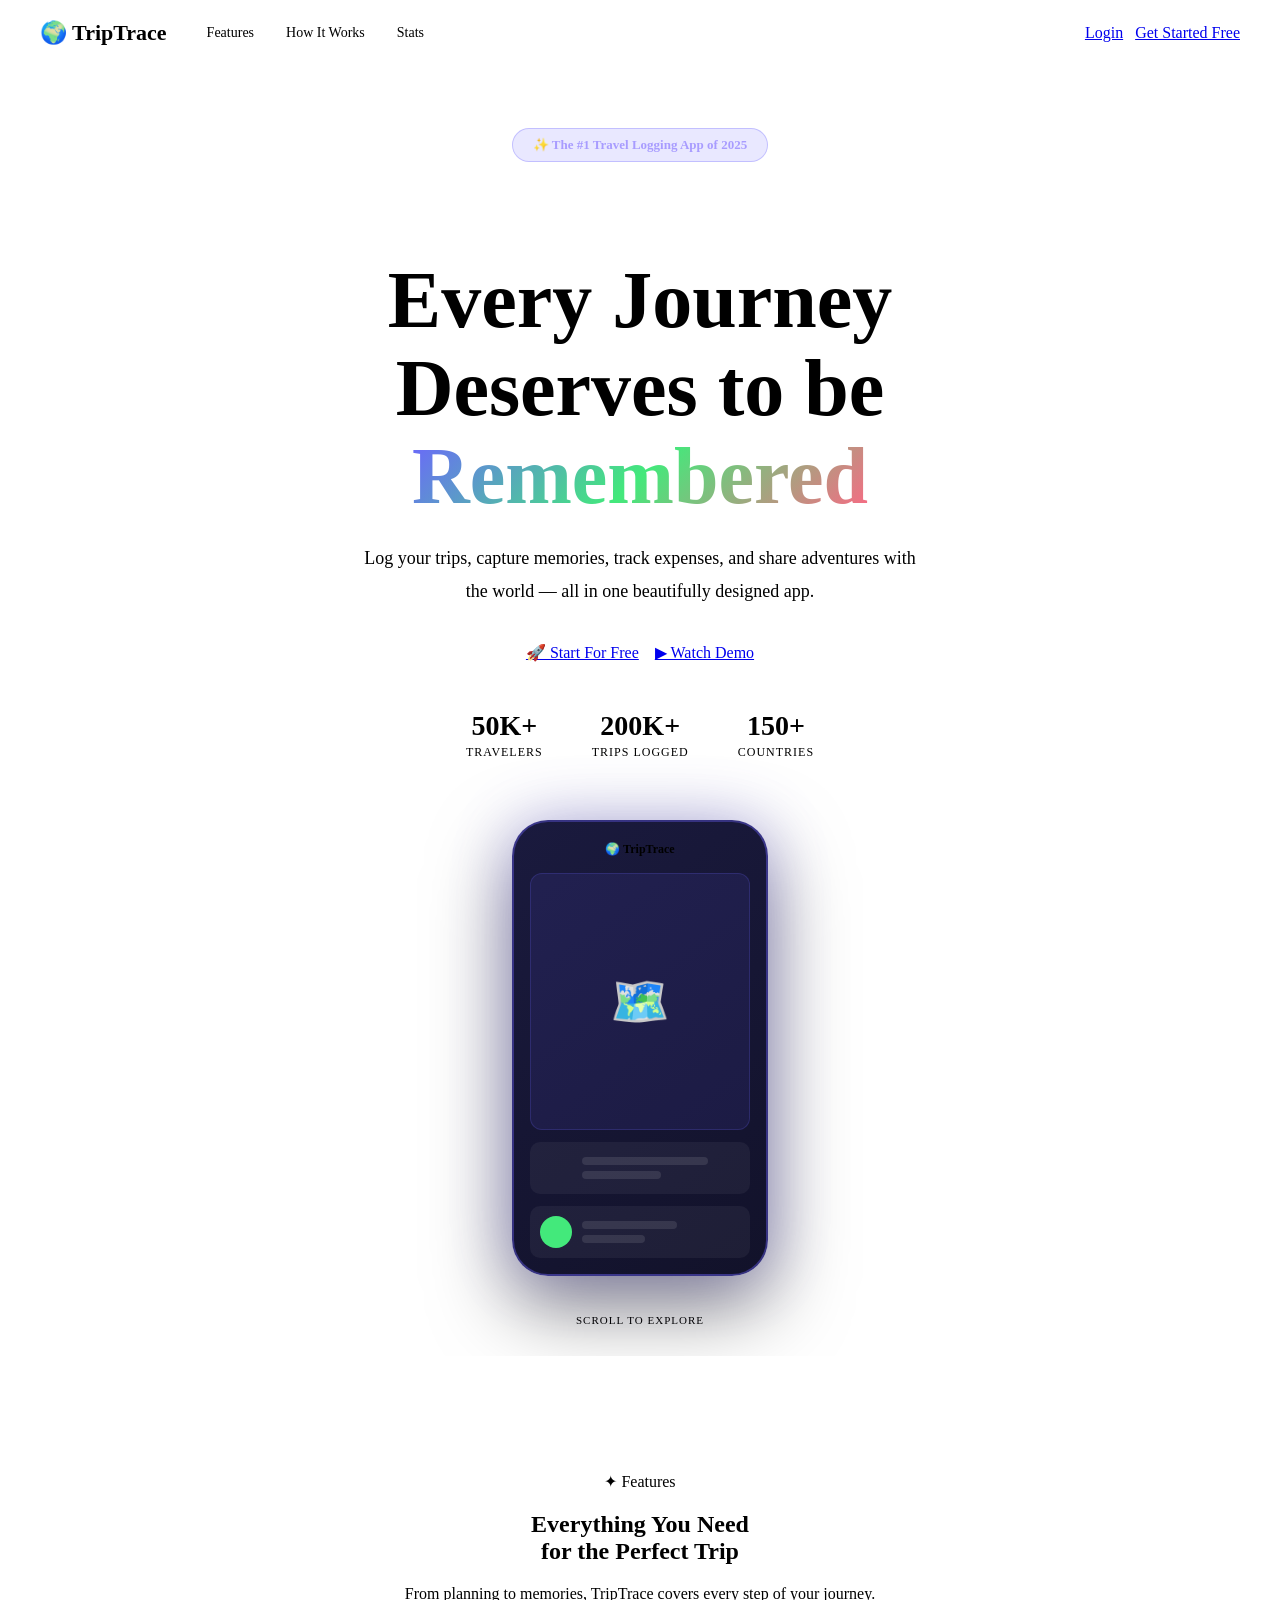
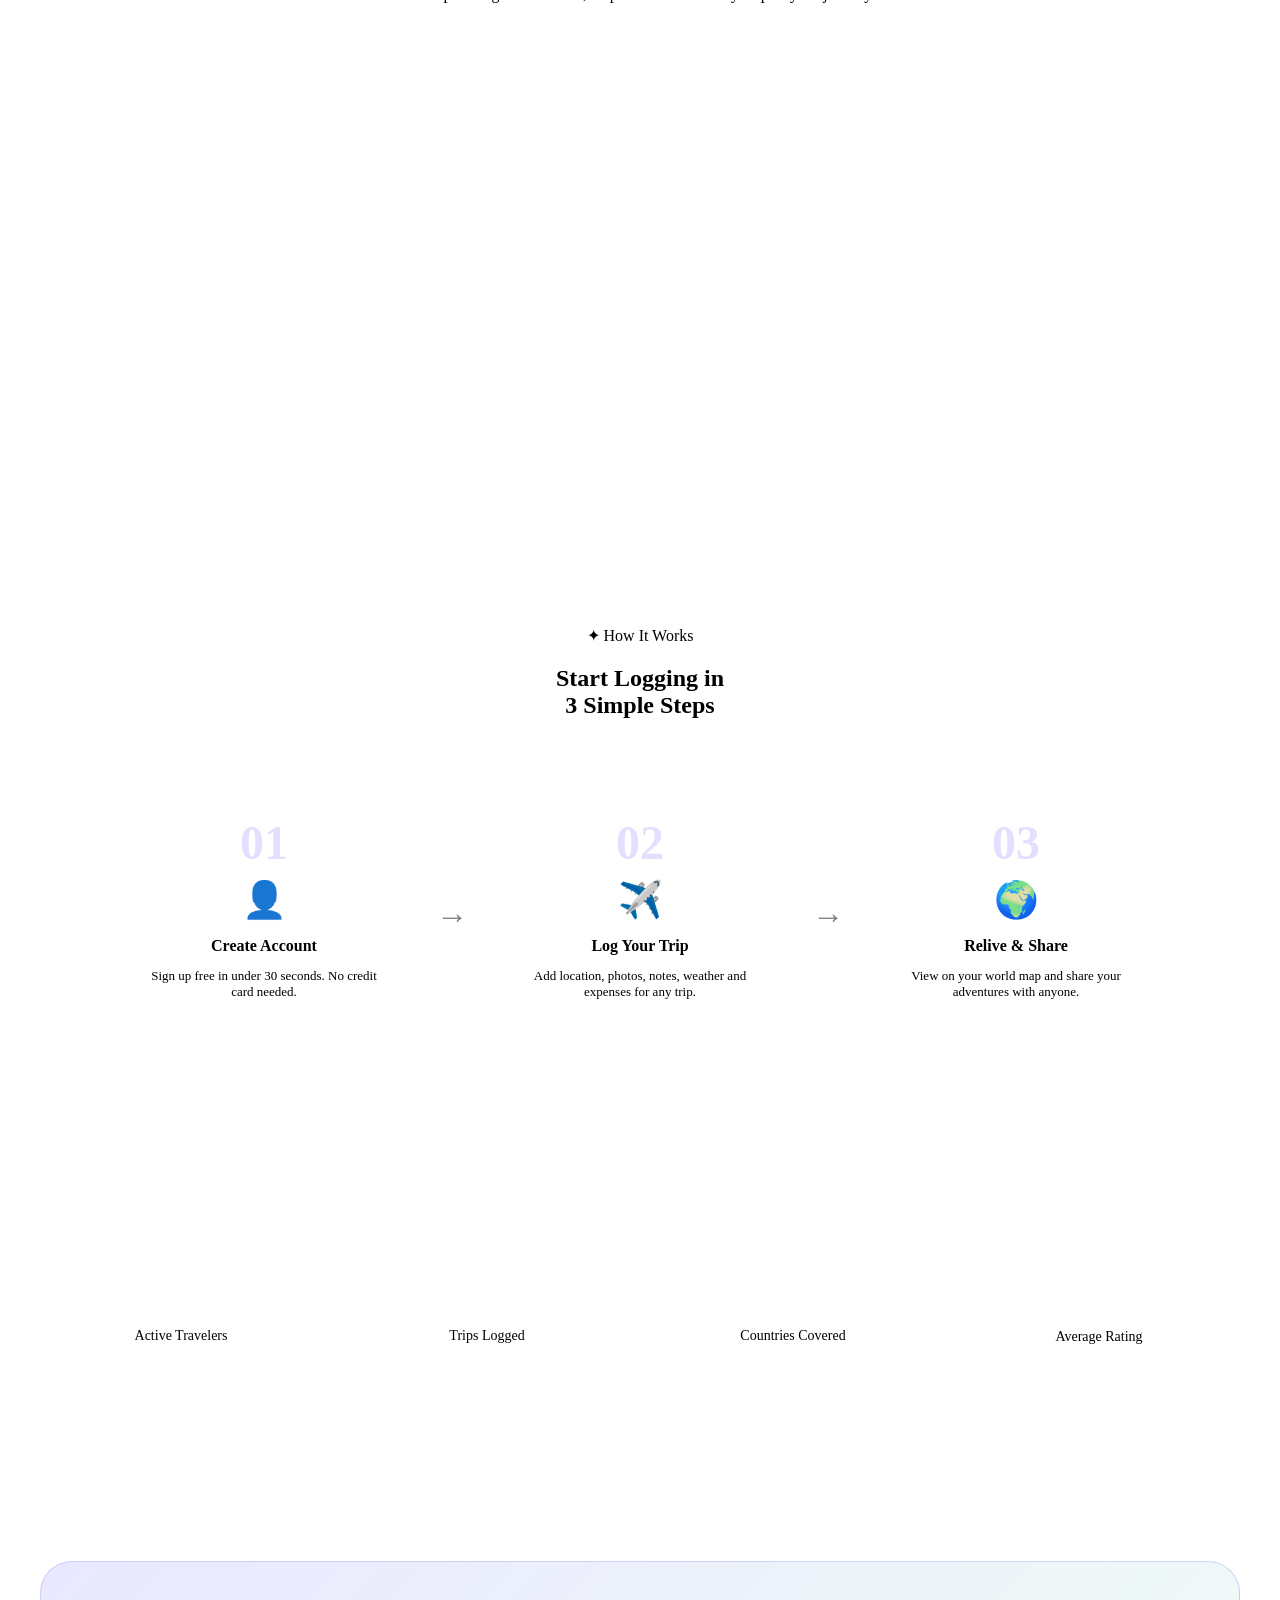
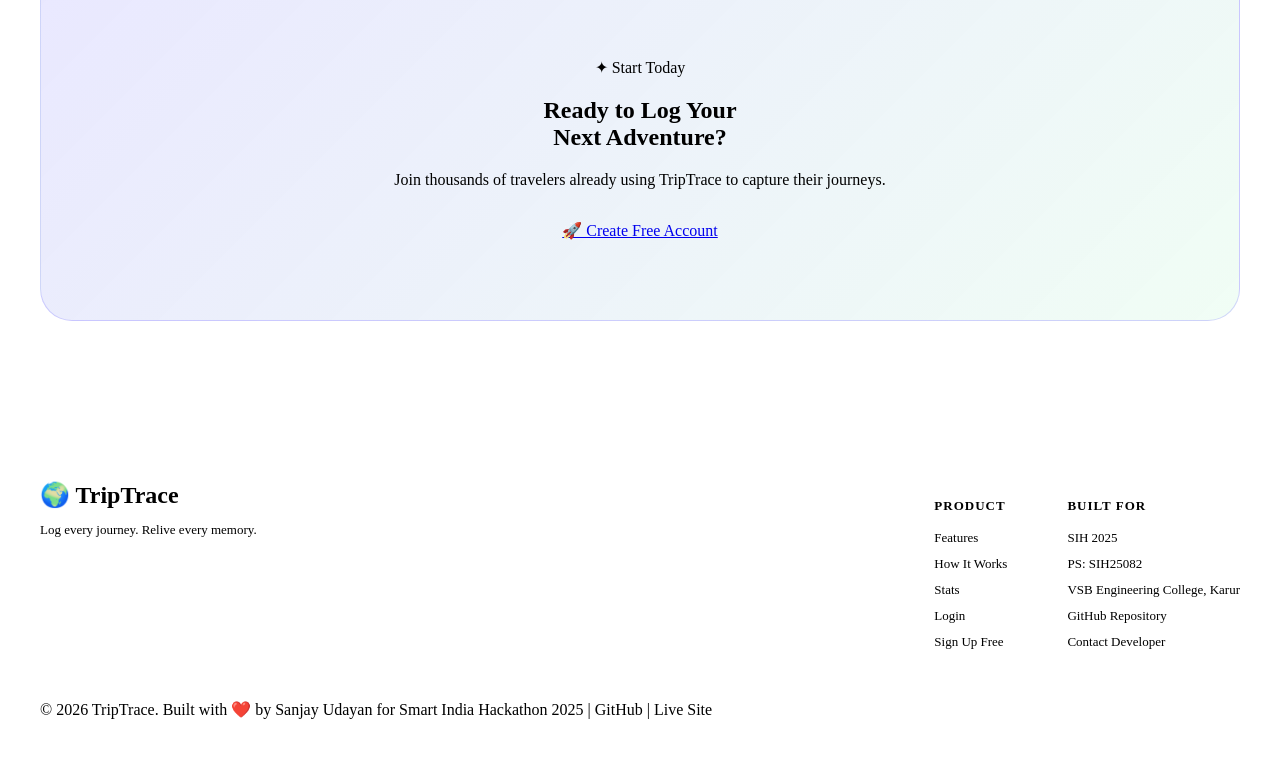
<file: index.html>
<!DOCTYPE html>
<html lang="en">
<head>
  <meta charset="UTF-8"/>
  <meta name="viewport" content="width=device-width, initial-scale=1.0"/>
  <title>TripTrace — Log Every Journey</title>
  <meta name="description" content="TripTrace — Log your trips, capture memories, track expenses and share adventures with the world"/>
<meta name="keywords" content="travel app, trip logger, travel diary, trip tracker India, travel memories"/>
<meta name="author" content="Sanjay Udayan"/>
<meta name="robots" content="index, follow"/>
<meta property="og:title" content="TripTrace — Log Every Journey"/>
<meta property="og:description" content="Log your trips, capture memories and share adventures"/>
<meta property="og:type" content="website"/>
<meta property="og:url" content="https://triptrace-sanjay.netlify.app"
  <link rel="stylesheet" href="css/style.css"/>
  <link rel="stylesheet" href="css/landing.css"/>
</head>
<body>

  <!-- NAVBAR -->
  <nav class="navbar" id="navbar">
    <div class="nav-container">
      <div class="nav-logo">🌍 Trip<span>Trace</span></div>
      <div class="nav-links">
        <a href="#features">Features</a>
        <a href="#how-it-works">How It Works</a>
        <a href="#stats">Stats</a>
      </div>
      <div class="nav-cta">
        <a href="login.html" class="btn btn-outline btn-sm">Login</a>
        <a href="login.html?mode=signup" class="btn btn-primary btn-sm">Get Started Free</a>
      </div>
      <button class="menu-toggle" onclick="toggleMenu()">☰</button>
    </div>
    <!-- Mobile Menu -->
    <div class="mobile-menu" id="mobile-menu">
      <a href="#features">Features</a>
      <a href="#how-it-works">How It Works</a>
      <a href="login.html">Login</a>
      <a href="login.html?mode=signup" class="btn btn-primary btn-sm">Get Started Free</a>
    </div>
  </nav>

  <!-- HERO SECTION -->
  <section class="hero">
    <div class="hero-bg">
      <div class="hero-orb orb-1"></div>
      <div class="hero-orb orb-2"></div>
      <div class="hero-orb orb-3"></div>
      <div class="hero-grid"></div>
    </div>
    <div class="hero-content">
      <div class="hero-badge animate-fadeInUp">
        ✨ The #1 Travel Logging App of 2025
      </div>
      <h1 class="hero-title animate-fadeInUp delay-1">
        Every Journey<br/>Deserves to be<br/>
        <span class="gradient-text">Remembered</span>
      </h1>
      <p class="hero-sub animate-fadeInUp delay-2">
        Log your trips, capture memories, track expenses, and share adventures
        with the world — all in one beautifully designed app.
      </p>
      <div class="hero-actions animate-fadeInUp delay-3">
        <a href="login.html?mode=signup" class="btn btn-primary btn-lg">
          🚀 Start For Free
        </a>
        <a href="#how-it-works" class="btn btn-outline btn-lg">
          ▶ Watch Demo
        </a>
      </div>
      <div class="hero-stats animate-fadeInUp delay-4">
        <div class="hero-stat">
          <span class="stat-num">50K+</span>
          <span class="stat-label">Travelers</span>
        </div>
        <div class="stat-divider"></div>
        <div class="hero-stat">
          <span class="stat-num">200K+</span>
          <span class="stat-label">Trips Logged</span>
        </div>
        <div class="stat-divider"></div>
        <div class="hero-stat">
          <span class="stat-num">150+</span>
          <span class="stat-label">Countries</span>
        </div>
      </div>
    </div>
    <div class="hero-visual animate-float">
      <div class="phone-mockup">
        <div class="phone-screen">
          <div class="mock-nav">🌍 TripTrace</div>
          <div class="mock-map">🗺️</div>
          <div class="mock-card">
            <div class="mock-dot"></div>
            <div class="mock-lines">
              <div class="mock-line w80"></div>
              <div class="mock-line w50"></div>
            </div>
          </div>
          <div class="mock-card">
            <div class="mock-dot" style="background:#43E97B"></div>
            <div class="mock-lines">
              <div class="mock-line w60"></div>
              <div class="mock-line w40"></div>
            </div>
          </div>
        </div>
      </div>
    </div>
    <div class="hero-scroll">
      <div class="scroll-indicator">
        <div class="scroll-dot"></div>
      </div>
      <span>Scroll to explore</span>
    </div>
  </section>

  <!-- FEATURES SECTION -->
  <section class="features-section" id="features">
    <div class="container">
      <div class="section-header">
        <p class="section-tag">✦ Features</p>
        <h2 class="section-title">Everything You Need<br/>for the Perfect Trip</h2>
        <p class="section-sub">From planning to memories, TripTrace covers every step of your journey.</p>
      </div>
      <div class="features-grid">
        <div class="feature-card card animate-fadeInUp">
          <div class="feature-icon">📍</div>
          <h3>Smart Location Logging</h3>
          <p>Auto-detect your GPS location or search any place on the map. Every stop is pinned perfectly.</p>
        </div>
        <div class="feature-card card animate-fadeInUp delay-1">
          <div class="feature-icon">📸</div>
          <h3>Photo Memories</h3>
          <p>Upload unlimited photos per trip. Create visual albums that tell your story beautifully.</p>
        </div>
        <div class="feature-card card animate-fadeInUp delay-2">
          <div class="feature-icon">🌤️</div>
          <h3>Live Weather</h3>
          <p>Get real-time weather for any trip location so you're always prepared for what's ahead.</p>
        </div>
        <div class="feature-card card animate-fadeInUp delay-3">
          <div class="feature-icon">💸</div>
          <h3>Expense Tracker</h3>
          <p>Track every rupee spent on your trip. See breakdowns by category and total trip cost.</p>
        </div>
        <div class="feature-card card animate-fadeInUp">
          <div class="feature-icon">🗺️</div>
          <h3>Interactive Map</h3>
          <p>See all your trips beautifully visualized on a world map. Your travel footprint at a glance.</p>
        </div>
        <div class="feature-card card animate-fadeInUp delay-1">
          <div class="feature-icon">🔗</div>
          <h3>Share Adventures</h3>
          <p>Share your trip with a unique link. Let friends and family follow your journey in real time.</p>
        </div>
        <div class="feature-card card animate-fadeInUp delay-2">
          <div class="feature-icon">📋</div>
          <h3>Trip History</h3>
          <p>A beautiful, searchable archive of every trip you've ever taken — all in one place.</p>
        </div>
        <div class="feature-card card animate-fadeInUp delay-3">
          <div class="feature-icon">📴</div>
          <h3>Offline Support</h3>
          <p>Log trips even without internet. Your data syncs automatically when you're back online.</p>
        </div>
      </div>
    </div>
  </section>

  <!-- HOW IT WORKS -->
  <section class="how-section" id="how-it-works">
    <div class="container">
      <div class="section-header">
        <p class="section-tag">✦ How It Works</p>
        <h2 class="section-title">Start Logging in<br/>3 Simple Steps</h2>
      </div>
      <div class="steps-grid">
        <div class="step-card">
          <div class="step-num">01</div>
          <div class="step-icon">👤</div>
          <h3>Create Account</h3>
          <p>Sign up free in under 30 seconds. No credit card needed.</p>
        </div>
        <div class="step-arrow">→</div>
        <div class="step-card">
          <div class="step-num">02</div>
          <div class="step-icon">✈️</div>
          <h3>Log Your Trip</h3>
          <p>Add location, photos, notes, weather and expenses for any trip.</p>
        </div>
        <div class="step-arrow">→</div>
        <div class="step-card">
          <div class="step-num">03</div>
          <div class="step-icon">🌍</div>
          <h3>Relive & Share</h3>
          <p>View on your world map and share your adventures with anyone.</p>
        </div>
      </div>
    </div>
  </section>

  <!-- STATS SECTION -->
  <section class="stats-section" id="stats">
    <div class="container">
      <div class="stats-grid">
        <div class="stat-card">
          <div class="big-stat">50K+</div>
          <div class="stat-desc">Active Travelers</div>
        </div>
        <div class="stat-card">
          <div class="big-stat">200K+</div>
          <div class="stat-desc">Trips Logged</div>
        </div>
        <div class="stat-card">
          <div class="big-stat">150+</div>
          <div class="stat-desc">Countries Covered</div>
        </div>
        <div class="stat-card">
          <div class="big-stat">4.9⭐</div>
          <div class="stat-desc">Average Rating</div>
        </div>
      </div>
    </div>
  </section>

  <!-- CTA SECTION -->
  <section class="cta-section">
    <div class="container">
      <div class="cta-box">
        <div class="cta-orb"></div>
        <p class="section-tag">✦ Start Today</p>
        <h2 class="section-title">Ready to Log Your<br/>Next Adventure?</h2>
        <p class="section-sub" style="margin:0 auto 32px;">
          Join thousands of travelers already using TripTrace to capture their journeys.
        </p>
        <a href="login.html?mode=signup" class="btn btn-accent btn-lg">
          🚀 Create Free Account
        </a>
      </div>
    </div>
  </section>

  <!-- FOOTER -->
  <footer class="footer">
    <div class="container">
      <div class="footer-top">
        <div class="footer-brand">
          <div class="footer-logo">🌍 Trip<span>Trace</span></div>
          <p>Log every journey. Relive every memory.</p>
        </div>
        <div class="footer-links">
          <div class="link-group">
  <h4>Product</h4>
  <a href="#features">Features</a>
  <a href="#how-it-works">How It Works</a>
  <a href="#stats">Stats</a>
  <a href="login.html">Login</a>
  <a href="login.html?mode=signup">Sign Up Free</a>
</div>
         <div class="link-group">
  <h4>Built For</h4>
  <a href="#">SIH 2025</a>
  <a href="#">PS: SIH25082</a>
  <a href="#">VSB Engineering College, Karur</a>
  <a href="https://github.com/sanjayudayan/TripTrace" target="_blank">GitHub Repository</a>
  <a href="mailto:sanjayudayan27@gmail.com">Contact Developer</a>
</div>
        </div>
      </div>
      <p>© 2026 TripTrace. Built with ❤️ by Sanjay Udayan for Smart India Hackathon 2025 | 
<a href="https://github.com/sanjayudayan/TripTrace" 
   target="_blank" 
   style="color:var(--primary); text-decoration:none;">
   GitHub
</a> | 
<a href="https://triptrace-sanjay.netlify.app" 
   style="color:var(--primary); text-decoration:none;">
   Live Site
</a>
</p>
    </div>
  </footer>

  <script>
    // Navbar scroll effect
    window.addEventListener('scroll', () => {
      const nav = document.getElementById('navbar');
      nav.classList.toggle('scrolled', window.scrollY > 50);
    });

    // Mobile menu toggle
    function toggleMenu() {
      document.getElementById('mobile-menu').classList.toggle('open');
    }

    // Intersection Observer for animations
    const observer = new IntersectionObserver((entries) => {
      entries.forEach(e => {
        if (e.isIntersecting) e.target.classList.add('visible');
      });
    }, { threshold: 0.15 });

    document.querySelectorAll('.animate-fadeInUp').forEach(el => observer.observe(el));
  </script>
</body>
</html>
</file>
<file: css/style.css>
/* ===== FONTS ===== */
@import url('https://fonts.googleapis.com/css2?family=Poppins:wght@300;400;500;600;700;800;900&family=Playfair+Display:wght@700;800&display=swap');

/* ===== VARIABLES ===== */
:root {
  --primary:       #6C63FF;
  --primary-dark:  #4B44CC;
  --secondary:     #FF6584;
  --accent:        #43E97B;
  --gold:          #FFD700;
  --dark:          #0A0A1A;
  --dark-card:     #12122A;
  --dark-border:   rgba(255,255,255,0.08);
  --white:         #FFFFFF;
  --text-muted:    rgba(255,255,255,0.55);
  --gradient-1:    linear-gradient(135deg, #6C63FF, #3F3D9E);
  --gradient-2:    linear-gradient(135deg, #43E97B, #38F9D7);
  --gradient-3:    linear-gradient(135deg, #FF6584, #FF8E53);
  --gradient-hero: linear-gradient(135deg, #0A0A1A 0%, #1a1a3e 50%, #0d1b2a 100%);
  --shadow-glow:   0 0 40px rgba(108,99,255,0.3);
  --shadow-card:   0 8px 32px rgba(0,0,0,0.3);
  --radius:        20px;
  --radius-sm:     12px;
}

/* ===== RESET ===== */
*, *::before, *::after {
  margin: 0; padding: 0;
  box-sizing: border-box;
}

html { scroll-behavior: smooth; }

body {
  font-family: 'Poppins', sans-serif;
  background: var(--dark);
  color: var(--white);
  overflow-x: hidden;
  line-height: 1.6;
}

/* ===== SCROLLBAR ===== */
::-webkit-scrollbar { width: 6px; }
::-webkit-scrollbar-track { background: var(--dark); }
::-webkit-scrollbar-thumb { background: var(--primary); border-radius: 10px; }

/* ===== BUTTONS ===== */
.btn {
  display: inline-flex;
  align-items: center;
  gap: 8px;
  padding: 14px 32px;
  border-radius: 50px;
  font-size: 15px;
  font-weight: 600;
  cursor: pointer;
  border: none;
  text-decoration: none;
  transition: all 0.3s ease;
  font-family: 'Poppins', sans-serif;
  white-space: nowrap;
}

.btn-primary {
  background: var(--gradient-1);
  color: var(--white);
  box-shadow: 0 4px 20px rgba(108,99,255,0.4);
}
.btn-primary:hover {
  transform: translateY(-3px);
  box-shadow: 0 8px 30px rgba(108,99,255,0.6);
}

.btn-outline {
  background: transparent;
  color: var(--white);
  border: 2px solid rgba(255,255,255,0.3);
}
.btn-outline:hover {
  background: rgba(255,255,255,0.1);
  border-color: var(--white);
  transform: translateY(-2px);
}

.btn-accent {
  background: var(--gradient-2);
  color: var(--dark);
  font-weight: 700;
}
.btn-accent:hover {
  transform: translateY(-3px);
  box-shadow: 0 8px 30px rgba(67,233,123,0.4);
}

.btn-lg { padding: 18px 44px; font-size: 16px; }
.btn-sm { padding: 10px 22px; font-size: 13px; }
.btn-full { width: 100%; justify-content: center; }

/* ===== INPUT FIELDS ===== */
.input-group {
  margin-bottom: 18px;
}
.input-group label {
  display: block;
  font-size: 12px;
  font-weight: 600;
  color: var(--text-muted);
  text-transform: uppercase;
  letter-spacing: 1px;
  margin-bottom: 8px;
}
.input-field {
  width: 100%;
  padding: 14px 18px;
  background: rgba(255,255,255,0.06);
  border: 1.5px solid var(--dark-border);
  border-radius: var(--radius-sm);
  color: var(--white);
  font-size: 14px;
  font-family: 'Poppins', sans-serif;
  outline: none;
  transition: all 0.3s;
}
.input-field::placeholder { color: rgba(255,255,255,0.25); }
.input-field:focus {
  border-color: var(--primary);
  background: rgba(108,99,255,0.08);
  box-shadow: 0 0 0 3px rgba(108,99,255,0.15);
}
textarea.input-field {
  resize: vertical;
  min-height: 100px;
}

/* ===== CARDS ===== */
.card {
  background: var(--dark-card);
  border: 1px solid var(--dark-border);
  border-radius: var(--radius);
  padding: 24px;
  transition: transform 0.3s, box-shadow 0.3s;
}
.card:hover {
  transform: translateY(-4px);
  box-shadow: var(--shadow-card);
}

/* ===== BADGE ===== */
.badge {
  display: inline-block;
  padding: 4px 12px;
  border-radius: 20px;
  font-size: 11px;
  font-weight: 700;
  text-transform: uppercase;
  letter-spacing: 0.5px;
}
.badge-primary { background: rgba(108,99,255,0.2); color: var(--primary); }
.badge-accent  { background: rgba(67,233,123,0.2); color: var(--accent); }
.badge-gold    { background: rgba(255,215,0,0.2);  color: var(--gold); }

/* ===== SECTION TITLES ===== */
.section-tag {
  font-size: 12px;
  font-weight: 700;
  text-transform: uppercase;
  letter-spacing: 3px;
  color: var(--primary);
  margin-bottom: 12px;
}
.section-title {
  font-family: 'Playfair Display', serif;
  font-size: clamp(28px, 5vw, 48px);
  font-weight: 800;
  line-height: 1.2;
  margin-bottom: 16px;
}
.section-sub {
  font-size: 16px;
  color: var(--text-muted);
  max-width: 540px;
  line-height: 1.7;
}

/* ===== TOAST ===== */
.toast {
  position: fixed;
  bottom: 30px;
  left: 50%;
  transform: translateX(-50%) translateY(20px);
  background: var(--dark-card);
  color: var(--white);
  padding: 14px 28px;
  border-radius: 50px;
  font-size: 14px;
  font-weight: 500;
  border: 1px solid var(--dark-border);
  box-shadow: var(--shadow-card);
  z-index: 9999;
  opacity: 0;
  transition: all 0.3s ease;
  white-space: nowrap;
}
.toast.show {
  opacity: 1;
  transform: translateX(-50%) translateY(0);
}

/* ===== LOADER ===== */
.loader {
  width: 20px; height: 20px;
  border: 3px solid rgba(255,255,255,0.2);
  border-top-color: var(--white);
  border-radius: 50%;
  animation: spin 0.8s linear infinite;
  display: inline-block;
  vertical-align: middle;
}
@keyframes spin { to { transform: rotate(360deg); } }

/* ===== ANIMATIONS ===== */
@keyframes fadeInUp {
  from { opacity: 0; transform: translateY(30px); }
  to   { opacity: 1; transform: translateY(0); }
}
@keyframes fadeIn {
  from { opacity: 0; }
  to   { opacity: 1; }
}
@keyframes float {
  0%, 100% { transform: translateY(0); }
  50%       { transform: translateY(-12px); }
}
@keyframes pulse {
  0%, 100% { transform: scale(1); }
  50%       { transform: scale(1.05); }
}
@keyframes shimmer {
  0%   { background-position: -200% 0; }
  100% { background-position: 200% 0; }
}

.animate-fadeInUp  { animation: fadeInUp 0.6s ease forwards; }
.animate-float     { animation: float 4s ease-in-out infinite; }
.animate-pulse     { animation: pulse 2s ease-in-out infinite; }

.delay-1 { animation-delay: 0.1s; }
.delay-2 { animation-delay: 0.2s; }
.delay-3 { animation-delay: 0.3s; }
.delay-4 { animation-delay: 0.4s; }

/* ===== SKELETON LOADER ===== */
.skeleton {
  background: linear-gradient(90deg,
    rgba(255,255,255,0.05) 25%,
    rgba(255,255,255,0.1)  50%,
    rgba(255,255,255,0.05) 75%);
  background-size: 200% 100%;
  animation: shimmer 1.5s infinite;
  border-radius: var(--radius-sm);
}

/* ===== APP LAYOUT (Inner Pages) ===== */
.app-body { background: #0D0D1F; }

.app-layout {
  max-width: 480px;
  margin: 0 auto;
  min-height: 100vh;
  display: flex;
  flex-direction: column;
  position: relative;
}

/* TOP NAV */
.top-nav {
  background: linear-gradient(135deg, #12122A, #1a1a3e);
  padding: 20px 20px 16px;
  display: flex;
  justify-content: space-between;
  align-items: center;
  border-bottom: 1px solid var(--dark-border);
  position: sticky;
  top: 0;
  z-index: 100;
}
.nav-brand { display: flex; align-items: center; gap: 10px; }
.nav-brand .brand-icon { font-size: 28px; }
.nav-brand .brand-text { font-size: 18px; font-weight: 800; }
.nav-brand .brand-text span { color: var(--primary); }
.nav-subtitle { font-size: 11px; color: var(--text-muted); margin-top: 1px; }
.nav-actions { display: flex; gap: 10px; align-items: center; }

/* BOTTOM NAV */
.bottom-nav {
  position: fixed;
  bottom: 0;
  left: 50%;
  transform: translateX(-50%);
  width: 100%;
  max-width: 480px;
  background: rgba(18,18,42,0.95);
  backdrop-filter: blur(20px);
  display: flex;
  justify-content: space-around;
  align-items: center;
  padding: 10px 0 16px;
  border-top: 1px solid var(--dark-border);
  z-index: 100;
}
.nav-item {
  display: flex;
  flex-direction: column;
  align-items: center;
  text-decoration: none;
  color: var(--text-muted);
  font-size: 10px;
  font-weight: 500;
  gap: 4px;
  transition: color 0.2s;
  padding: 4px 12px;
}
.nav-item .nav-icon { font-size: 22px; }
.nav-item.active { color: var(--primary); }
.nav-item.active .nav-icon {
  filter: drop-shadow(0 0 6px rgba(108,99,255,0.8));
}

/* PAGE CONTENT */
.page-content {
  flex: 1;
  padding: 20px 16px 100px;
  overflow-y: auto;
}

/* ===== DIVIDER ===== */
.divider {
  height: 1px;
  background: var(--dark-border);
  margin: 24px 0;
}

/* ===== RESPONSIVE ===== */
@media (max-width: 480px) {
  .btn-lg { padding: 16px 32px; font-size: 15px; }
  .section-title { font-size: 28px; }
}
</file>
<file: css/landing.css>
/* ===== NAVBAR ===== */
.navbar {
  position: fixed; top: 0; left: 0; right: 0;
  z-index: 1000;
  padding: 20px 0;
  transition: all 0.4s ease;
}
.navbar.scrolled {
  background: rgba(10,10,26,0.95);
  backdrop-filter: blur(20px);
  padding: 14px 0;
  border-bottom: 1px solid rgba(255,255,255,0.06);
  box-shadow: 0 4px 30px rgba(0,0,0,0.3);
}
.nav-container {
  max-width: 1200px; margin: 0 auto;
  padding: 0 24px;
  display: flex; align-items: center; gap: 40px;
}
.nav-logo {
  font-size: 22px; font-weight: 800;
  text-decoration: none; color: var(--white);
}
.nav-logo span { color: var(--primary); }
.nav-links { display: flex; gap: 32px; flex: 1; }
.nav-links a {
  color: var(--text-muted); text-decoration: none;
  font-size: 14px; font-weight: 500;
  transition: color 0.2s;
}
.nav-links a:hover { color: var(--white); }
.nav-cta { display: flex; gap: 12px; }
.menu-toggle {
  display: none; background: none; border: none;
  color: white; font-size: 22px; cursor: pointer;
}
.mobile-menu {
  display: none; flex-direction: column;
  gap: 16px; padding: 20px 24px;
  background: rgba(10,10,26,0.98);
}
.mobile-menu.open { display: flex; }
.mobile-menu a {
  color: var(--text-muted); text-decoration: none; font-size: 15px;
}

/* ===== HERO ===== */
.hero {
  min-height: 100vh;
  display: flex; flex-direction: column;
  justify-content: center; align-items: center;
  position: relative; overflow: hidden;
  padding: 120px 24px 80px;
  background: var(--gradient-hero);
  text-align: center;
}
.hero-bg { position: absolute; inset: 0; pointer-events: none; }
.hero-orb {
  position: absolute; border-radius: 50%;
  filter: blur(80px); opacity: 0.15;
}
.orb-1 {
  width: 500px; height: 500px;
  background: var(--primary);
  top: -100px; left: -100px;
}
.orb-2 {
  width: 400px; height: 400px;
  background: var(--secondary);
  bottom: -100px; right: -100px;
}
.orb-3 {
  width: 300px; height: 300px;
  background: var(--accent);
  top: 50%; left: 50%; transform: translate(-50%,-50%);
}
.hero-grid {
  position: absolute; inset: 0;
  background-image:
    linear-gradient(rgba(255,255,255,0.02) 1px, transparent 1px),
    linear-gradient(90deg, rgba(255,255,255,0.02) 1px, transparent 1px);
  background-size: 50px 50px;
}
.hero-content { position: relative; z-index: 2; max-width: 760px; }
.hero-badge {
  display: inline-block;
  background: rgba(108,99,255,0.15);
  border: 1px solid rgba(108,99,255,0.3);
  color: #a89cff;
  padding: 8px 20px; border-radius: 50px;
  font-size: 13px; font-weight: 600;
  margin-bottom: 28px;
}
.hero-title {
  font-family: 'Playfair Display', serif;
  font-size: clamp(40px, 7vw, 80px);
  font-weight: 800; line-height: 1.1;
  margin-bottom: 22px;
}
.gradient-text {
  background: linear-gradient(135deg, #6C63FF, #43E97B, #FF6584);
  -webkit-background-clip: text;
  -webkit-text-fill-color: transparent;
  background-clip: text;
}
.hero-sub {
  font-size: clamp(15px, 2vw, 18px);
  color: var(--text-muted); line-height: 1.8;
  margin-bottom: 36px; max-width: 560px; margin-left: auto; margin-right: auto;
}
.hero-actions { display: flex; gap: 16px; justify-content: center; flex-wrap: wrap; margin-bottom: 48px; }
.hero-stats {
  display: flex; align-items: center; justify-content: center;
  gap: 24px; flex-wrap: wrap;
}
.hero-stat { text-align: center; }
.stat-num { display: block; font-size: 28px; font-weight: 800; color: var(--white); }
.stat-label { font-size: 12px; color: var(--text-muted); text-transform: uppercase; letter-spacing: 1px; }
.stat-divider { width: 1px; height: 40px; background: var(--dark-border); }

/* PHONE MOCKUP */
.hero-visual { position: relative; z-index: 2; margin-top: 60px; }
.phone-mockup {
  width: 220px; height: 420px;
  background: linear-gradient(145deg, #1a1a3e, #12122A);
  border-radius: 36px;
  border: 2px solid rgba(108,99,255,0.4);
  padding: 16px;
  box-shadow: 0 0 60px rgba(108,99,255,0.3), 0 30px 80px rgba(0,0,0,0.5);
  margin: 0 auto;
}
.phone-screen { height: 100%; display: flex; flex-direction: column; gap: 12px; }
.mock-nav {
  text-align: center; font-size: 12px; font-weight: 700;
  color: var(--primary); padding: 4px 0;
}
.mock-map {
  flex: 1; background: rgba(108,99,255,0.1);
  border-radius: 12px; display: flex;
  align-items: center; justify-content: center;
  font-size: 48px;
  border: 1px solid rgba(108,99,255,0.2);
}
.mock-card {
  background: rgba(255,255,255,0.05);
  border-radius: 10px; padding: 10px;
  display: flex; align-items: center; gap: 10px;
  border: 1px solid var(--dark-border);
}
.mock-dot {
  width: 32px; height: 32px;
  border-radius: 50%; background: var(--primary); flex-shrink: 0;
}
.mock-lines { flex: 1; display: flex; flex-direction: column; gap: 6px; }
.mock-line {
  height: 8px; background: rgba(255,255,255,0.1);
  border-radius: 4px;
}
.w80 { width: 80%; }
.w60 { width: 60%; }
.w50 { width: 50%; }
.w40 { width: 40%; }

/* SCROLL INDICATOR */
.hero-scroll {
  position: absolute; bottom: 30px; left: 50%;
  transform: translateX(-50%);
  display: flex; flex-direction: column;
  align-items: center; gap: 8px;
  color: var(--text-muted); font-size: 11px;
  letter-spacing: 1px; text-transform: uppercase;
}
.scroll-indicator {
  width: 24px; height: 40px;
  border: 2px solid rgba(255,255,255,0.2);
  border-radius: 12px;
  display: flex; justify-content: center;
  padding-top: 6px;
}
.scroll-dot {
  width: 4px; height: 8px;
  background: var(--primary); border-radius: 2px;
  animation: scrollDown 1.5s ease infinite;
}
@keyframes scrollDown {
  0%   { transform: translateY(0); opacity: 1; }
  100% { transform: translateY(12px); opacity: 0; }
}

/* ===== CONTAINER ===== */
.container { max-width: 1200px; margin: 0 auto; padding: 0 24px; }

/* ===== SECTION HEADER ===== */
.section-header { text-align: center; margin-bottom: 64px; }
.section-header .section-sub { margin: 0 auto; }

/* ===== FEATURES ===== */
.features-section { padding: 100px 0; }
.features-grid {
  display: grid;
  grid-template-columns: repeat(auto-fit, minmax(260px, 1fr));
  gap: 24px;
}
.feature-card { opacity: 0; }
.feature-card.visible { animation: fadeInUp 0.6s ease forwards; }
.feature-icon {
  font-size: 40px; margin-bottom: 16px; display: block;
}
.feature-card h3 {
  font-size: 17px; font-weight: 700; margin-bottom: 10px;
}
.feature-card p { font-size: 14px; color: var(--text-muted); line-height: 1.7; }

/* ===== HOW IT WORKS ===== */
.how-section { padding: 100px 0; background: rgba(255,255,255,0.02); }
.steps-grid {
  display: flex; align-items: center;
  justify-content: center; gap: 24px; flex-wrap: wrap;
}
.step-card {
  background: var(--dark-card);
  border: 1px solid var(--dark-border);
  border-radius: var(--radius);
  padding: 36px 28px; text-align: center;
  max-width: 240px; flex: 1;
}
.step-num {
  font-size: 48px; font-weight: 900;
  color: rgba(108,99,255,0.2);
  font-family: 'Playfair Display', serif;
  line-height: 1; margin-bottom: 12px;
}
.step-icon { font-size: 36px; margin-bottom: 12px; }
.step-card h3 { font-size: 16px; font-weight: 700; margin-bottom: 8px; }
.step-card p { font-size: 13px; color: var(--text-muted); }
.step-arrow { font-size: 32px; color: var(--primary); opacity: 0.5; }

/* ===== STATS ===== */
.stats-section { padding: 80px 0; }
.stats-grid {
  display: grid;
  grid-template-columns: repeat(auto-fit, minmax(200px, 1fr));
  gap: 24px;
}
.stat-card {
  background: var(--dark-card);
  border: 1px solid var(--dark-border);
  border-radius: var(--radius);
  padding: 36px; text-align: center;
}
.big-stat {
  font-size: 48px; font-weight: 900;
  background: var(--gradient-1);
  -webkit-background-clip: text;
  -webkit-text-fill-color: transparent;
  background-clip: text;
  font-family: 'Playfair Display', serif;
  margin-bottom: 8px;
}
.stat-desc { font-size: 14px; color: var(--text-muted); }

/* ===== CTA ===== */
.cta-section { padding: 100px 0; }
.cta-box {
  background: linear-gradient(135deg, rgba(108,99,255,0.15), rgba(67,233,123,0.08));
  border: 1px solid rgba(108,99,255,0.25);
  border-radius: 32px; padding: 80px 40px;
  text-align: center; position: relative; overflow: hidden;
}
.cta-orb {
  position: absolute; width: 400px; height: 400px;
  background: var(--primary); border-radius: 50%;
  filter: blur(100px); opacity: 0.08;
  top: 50%; left: 50%; transform: translate(-50%,-50%);
  pointer-events: none;
}

/* ===== FOOTER ===== */
.footer { padding: 60px 0 30px; border-top: 1px solid var(--dark-border); }
.footer-top {
  display: flex; justify-content: space-between;
  gap: 40px; flex-wrap: wrap; margin-bottom: 40px;
}
.footer-logo {
  font-size: 24px; font-weight: 800; margin-bottom: 10px;
}
.footer-logo span { color: var(--primary); }
.footer-brand p { font-size: 13px; color: var(--text-muted); max-width: 240px; }
.footer-links { display: flex; gap: 60px; flex-wrap: wrap; }
.link-group h4 { font-size: 13px; font-weight: 700; margin-bottom: 16px; text-transform: uppercase; letter-spacing: 1px; }
.link-group a {
  display: block; color: var(--text-muted);
  text-decoration: none; font-size: 13px;
  margin-bottom: 10px; transition: color 0.2s;
}
.link-group a:hover { color: var(--white); }
.footer-bottom {
  text-align: center; padding-top: 30px;
  border-top: 1px solid var(--dark-border);
  font-size: 13px; color: var(--text-muted);
}

/* ===== RESPONSIVE ===== */
@media (max-width: 768px) {
  .nav-links, .nav-cta { display: none; }
  .menu-toggle { display: block; }
  .step-arrow { display: none; }
  .hero { padding: 100px 20px 60px; }
  .cta-box { padding: 50px 20px; }
  .footer-top { flex-direction: column; }
  .footer-links { gap: 32px; }
}
</file>
